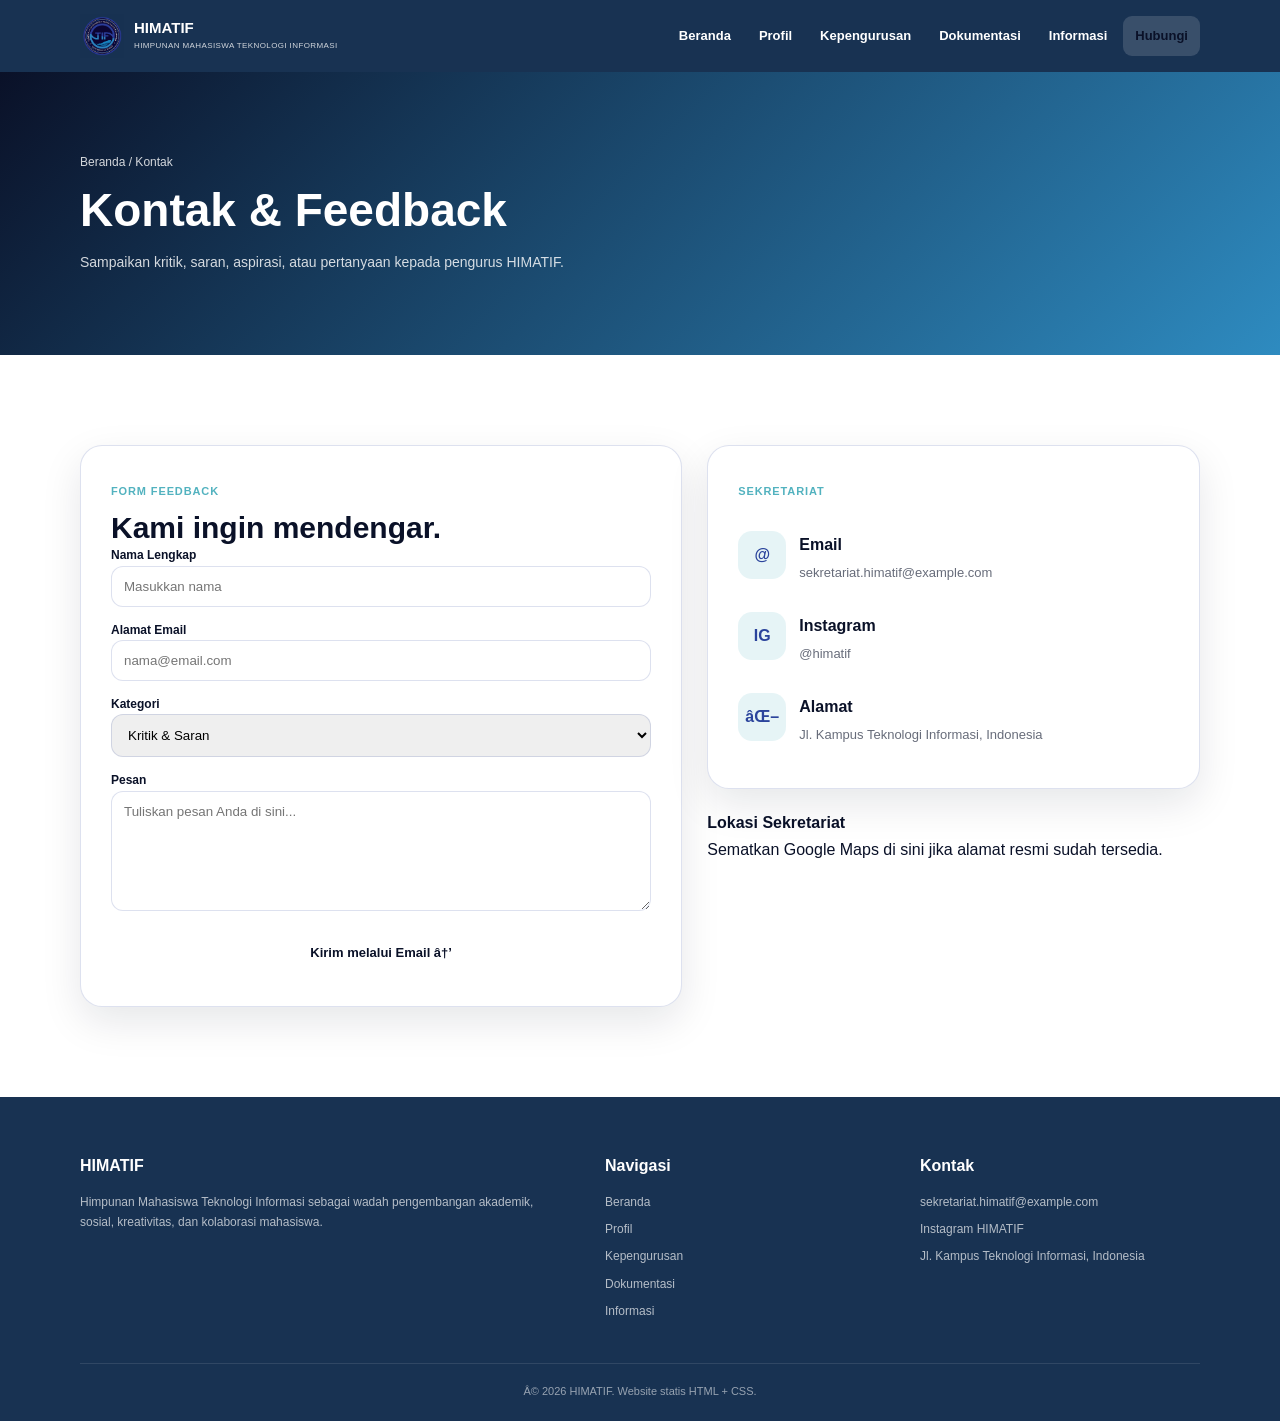
<file: kontak.html>
﻿<!doctype html>
<html lang="id">

<head>
    <meta charset="utf-8">
    <meta name="viewport" content="width=device-width, initial-scale=1">
    <title>Kontak â€” HIMATIF</title>
    <link rel="stylesheet" href="style.css">
</head>

<body>

    <header class="site-header">
        <div class="container nav">

            <a class="brand" href="index.html">
            <img src="assets/gambar/14_LOGO_HIMATIF.png" alt="" class="logo">

            <span>
                <strong>HIMATIF</strong>
                <small>HIMPUNAN MAHASISWA TEKNOLOGI INFORMASI</small>
            </span>
        </a>

            <nav class="nav-links">
                <a href="index.html">Beranda</a>
                <a href="profil.html">Profil</a>
                <a href="kepengurusan.html">Kepengurusan</a>
                <a href="dokumentasi.html">Dokumentasi</a>
                <a href="informasi.html">Informasi</a>
                <a class="contact active" href="kontak.html">Hubungi</a>
            </nav>

            <span class="mobile-note">HIMATIF</span>

        </div>
    </header>


    <section class="page-hero">
        <div class="container">

            <div class="breadcrumbs">
                Beranda / Kontak
            </div>

            <h1 class="title">
                Kontak & Feedback
            </h1>

            <p class="lead">
                Sampaikan kritik, saran, aspirasi, atau pertanyaan kepada pengurus HIMATIF.
            </p>

        </div>
    </section>


    <section class="section">
        <div class="container contact-grid">

            <div class="contact-box">

                <span class="eyebrow">
                    Form Feedback
                </span>

                <h2 class="title" style="font-size: 30px;">
                    Kami ingin mendengar.
                </h2>


                <div class="fake-form">

                    <label>
                        Nama Lengkap
                        <input
                            type="text"
                            placeholder="Masukkan nama"
                        >
                    </label>


                    <label>
                        Alamat Email
                        <input
                            type="email"
                            placeholder="nama@email.com"
                        >
                    </label>


                    <label>
                        Kategori

                        <select
                            style="width: 100%; border: 1px solid var(--line); border-radius: 12px; padding: 12px;"
                        >
                            <option>Kritik & Saran</option>
                            <option>Aspirasi Mahasiswa</option>
                            <option>Kemitraan & Sponsor</option>
                            <option>Pertanyaan Umum</option>
                        </select>
                    </label>


                    <label>
                        Pesan

                        <textarea
                            placeholder="Tuliskan pesan Anda di sini..."
                        ></textarea>
                    </label>


                    <a
                        class="btn"
                        href="mailto:sekretariat.himatif@example.com?subject=Feedback%20HIMATIF"
                    >
                        Kirim melalui Email â†’
                    </a>

                </div>

            </div>


            <div>

                <div class="contact-box">

                    <span class="eyebrow">
                        Sekretariat
                    </span>


                    <div class="contact-list">

                        <div class="contact-item">
                            <div class="info-icon">@</div>

                            <div>
                                <b>Email</b>
                                <span>
                                    sekretariat.himatif@example.com
                                </span>
                            </div>
                        </div>


                        <div class="contact-item">
                            <div class="info-icon">IG</div>

                            <div>
                                <b>Instagram</b>
                                <span>
                                    @himatif
                                </span>
                            </div>
                        </div>


                        <div class="contact-item">
                            <div class="info-icon">âŒ–</div>

                            <div>
                                <b>Alamat</b>
                                <span>
                                    Jl. Kampus Teknologi Informasi, Indonesia
                                </span>
                            </div>
                        </div>

                    </div>

                </div>


                <div
                    class="map"
                    style="margin-top: 20px;"
                >
                    <div>
                        <strong>Lokasi Sekretariat</strong>
                        <br>
                        Sematkan Google Maps di sini jika alamat resmi sudah tersedia.
                    </div>
                </div>

            </div>

        </div>
    </section>


    <footer class="site-footer">
        <div class="container footer-grid">

            <div>
                <div class="footer-title">
                    HIMATIF
                </div>

                <p>
                    Himpunan Mahasiswa Teknologi Informasi sebagai wadah
                    pengembangan akademik, sosial, kreativitas, dan kolaborasi mahasiswa.
                </p>
            </div>


            <div>
                <div class="footer-title">
                    Navigasi
                </div>

                <a href="index.html">Beranda</a>
                <a href="profil.html">Profil</a>
                <a href="kepengurusan.html">Kepengurusan</a>
                <a href="dokumentasi.html">Dokumentasi</a>
                <a href="informasi.html">Informasi</a>
            </div>


            <div>
                <div class="footer-title">
                    Kontak
                </div>

                <a href="mailto:sekretariat.himatif@example.com">
                    sekretariat.himatif@example.com
                </a>

                <a href="https://instagram.com" target="_blank">
                    Instagram HIMATIF
                </a>

                <p>
                    Jl. Kampus Teknologi Informasi, Indonesia
                </p>
            </div>

        </div>


        <div class="container footer-bottom">
            Â© 2026 HIMATIF. Website statis HTML + CSS.
        </div>
    </footer>

</body>
</html>
</file>
<file: style.css>
/* =====================================================
   SELF-HOSTED FONT — Plus Jakarta Sans
   File woff2 disimpan di assets/fonts/
   Tidak ada request ke Google setiap ganti halaman.
   ===================================================== */

@font-face {
    font-family: 'Plus Jakarta Sans';
    src: url('assets/fonts/PlusJakartaSans-400.woff2') format('woff2');
    font-weight: 400;
    font-style: normal;
    font-display: block;
}

@font-face {
    font-family: 'Plus Jakarta Sans';
    src: url('assets/fonts/PlusJakartaSans-500.woff2') format('woff2');
    font-weight: 500;
    font-style: normal;
    font-display: block;
}

@font-face {
    font-family: 'Plus Jakarta Sans';
    src: url('assets/fonts/PlusJakartaSans-600.woff2') format('woff2');
    font-weight: 600;
    font-style: normal;
    font-display: block;
}

@font-face {
    font-family: 'Plus Jakarta Sans';
    src: url('assets/fonts/PlusJakartaSans-700.woff2') format('woff2');
    font-weight: 700;
    font-style: normal;
    font-display: block;
}

@font-face {
    font-family: 'Plus Jakarta Sans';
    src: url('assets/fonts/PlusJakartaSans-800.woff2') format('woff2');
    font-weight: 800;
    font-style: normal;
    font-display: block;
}

:root {
    --navy: #2a324d;
    --blue: #2B449C;
    --blue-light: #2E8BC0;
    --cyan: #52B2BF;
    --text: #0A1128;
    --muted: rgba(10,17,40,.62);
    --bg: #FFFFFF;
    --white: #FFFFFF;
    --line: rgba(43,68,156,.16);
    --shadow: 0 15px 40px rgba(10,17,40,.10);
}

* {
    margin: 0;
    padding: 0;
    box-sizing: border-box;
}

body {
    font-family: 'helvetica', system-ui, -apple-system, 'Segoe UI', sans-serif;
    background: var(--bg);
    color: var(--text);
    line-height: 1.7;
    letter-spacing: 0px;
}

img {
    width: 100%;
    display: block;
    object-fit: cover;
}

a {
    text-decoration: none;
    color: inherit;
}

button,
input,
textarea {
    font-family: inherit;
}

.container {
    width: min(1120px, calc(100% - 40px));
    margin: auto;
}

/* =========================
   HEADER
========================= */

.site-header {
    position: sticky;
    top: 0;
    z-index: 50;
    background: #183252;
    backdrop-filter: blur(12px);
    color: white;
}

.nav {
    min-height: 72px;
    display: flex;
    align-items: center;
    justify-content: space-between;
    gap: 25px;
}

.brand {
    display: flex;
    align-items: center;
    gap: 10px;
    
    
}
.logo {
    width: 44px;
    height: 44px;
    object-fit: contain;
    flex-shrink: 0;
}


.brand strong {
    display: block;
    font-size: 15px;
    line-height: 1;
}

.brand small {
    display: block;
    margin-top: 4px;
    font-size: 8px;
    letter-spacing: .05em;
    opacity: .8;
}

.nav-links {
    display: flex;
    align-items: center;
    gap: 4px;
}

.nav-links a {
    color: #FFFFFF;
    font-size: 13px;
    font-weight: 600;
    padding: 9px 12px;
    border-radius: 9px;
    transition: .2s;
}

.nav-links a:hover,
.nav-links a.active {
    background: rgba(255,255,255,.14);
}

.nav-links .contact {
    background: var(--cyan);
    color: #0A1128;
}

.mobile-note {
    display: none;
}

/* =========================
   BUTTON
========================= */

.btn {
    display: inline-flex;
    align-items: center;
    justify-content: center;
    padding: 12px 18px;
    border-radius: 11px;
    font-size: 13px;
    font-weight: 700;
    transition: .25s;
}

.btn:hover {
    transform: translateY(-2px);
}

.btn.light {
    background: white;
    color: var(--blue);
}

.btn.ghost {
    color: white;
    border: 1px solid rgba(255,255,255,.4);
}

/* =========================
   HERO (gaya index-1)
========================= */

.hero {
    --h-blue: #3b3c7e;
    --h-deep: #2E8BC0;
    --h-amber: #0A1128;
    position: relative;
    overflow: hidden;
    color: #fff;
    background: linear-gradient(
        135deg,
        #0A1128,
        #2E8BC0
    );
    padding: clamp(2rem, 5vw, 3.25rem) 0 clamp(2.25rem, 5vw, 3.75rem);
}

.hero-grid {
    position: absolute;
    inset: 0;
    background-image:
        linear-gradient(rgba(255,255,255,.08) 1px, transparent 1px),
        linear-gradient(90deg, rgba(255,255,255,.08) 1px, transparent 1px);
    background-size: 56px 56px;
    -webkit-mask-image: linear-gradient(105deg, #000 20%, transparent 75%);
    mask-image: linear-gradient(105deg, #000 20%, transparent 75%);
}

.hero-inner {
    position: relative;
    z-index: 2;
    display: grid;
    grid-template-columns: 1.1fr .9fr;
    gap: clamp(1.5rem, 4vw, 3rem);
    align-items: center;
}

/* aturan umum .eyebrow & .gradient-text tetap dipakai section lain */
.eyebrow {
    display: inline-block;
    margin-bottom: 10px;
    color: var(--cyan);
    font-size: 11px;
    font-weight: 800;
    letter-spacing: .08em;
    text-transform: uppercase;
}

.gradient-text {
    color: var(--cyan);
}

.hero .eyebrow {
    margin-bottom: .75rem;
    padding: .25rem .8rem;
    border: 1px solid rgba(255,255,255,.35);
    border-radius: 999px;
    color: #fff;
    font-size: .9rem;
    font-weight: 500;
    letter-spacing: 0;
    text-transform: none;
}

.hero h1 {
    max-width: none;
    margin-bottom: 1rem;
    font-size: clamp(2.4rem, 5.5vw, 4.25rem);
    line-height: .95;
    font-weight: 800;
    letter-spacing: -.035em;
}

.hero p {
    max-width: 32rem;
    margin: 0 0 1.5rem;
    color: rgba(255,255,255,.85);
    font-size: 1.02rem;
    line-height: 1.55;
}

.hero-actions {
    display: flex;
    flex-wrap: wrap;
    gap: .75rem;
}

.hero .btn {
    padding: .7rem 1.35rem;
    border-radius: 999px;
    font-size: .95rem;
}

.hero .btn.light {
    background: var(--h-amber);
    color: #bfc5ff;
}

.hero .btn.ghost {
    border: 2px solid rgba(255,255,255,.5);
    color: #fff;
}

.hero .btn.ghost:hover {
    background: #fff;
    color: var(--h-blue);
}

.hero .btn:focus-visible,
.hero-track:focus-visible {
    outline: 3px solid var(--h-amber);
    outline-offset: 3px;
}

/* Galeri Hero Carousel (100% Pure CSS) */

.hero-visual {
    position: relative;
    width: 100%;
}

.hero-visual::before {
    content: "";
    position: absolute;
    right: -12px;
    bottom: -12px;
    width: 75%;
    height: 75%;
    border-radius: 28px;
    background: var(--h-amber);
    z-index: 0;
    pointer-events: none;
}

/* Radio button tersembunyi untuk kontrol CSS */
.hero-radio {
    position: absolute;
    opacity: 0;
    pointer-events: none;
    width: 0;
    height: 0;
    margin: 0;
}

.hero-carousel-card {
    position: relative;
    z-index: 1;
    border-radius: 26px;
    overflow: hidden;
    background: #0A1128;
    box-shadow: 0 30px 60px -20px rgba(10, 12, 80, 0.65), 0 0 0 1px rgba(255, 255, 255, 0.12);
}

.hero-track-container {
    position: relative;
    width: 100%;
    overflow: hidden;
}

.hero-track {
    display: flex;
    width: 100%;
    transition: transform 0.65s cubic-bezier(0.22, 1, 0.36, 1);
    will-change: transform;
}

/* Keyframes Autoplay Mulus Tanpa Akhir (Seamless Infinite Loop) */
@keyframes heroAutoplay {
    0%, 28% {
        transform: translateX(0);
    }
    33.3%, 61.3% {
        transform: translateX(-100%);
    }
    66.6%, 94.6% {
        transform: translateX(-200%);
    }
    100% {
        transform: translateX(-300%);
    }
}

/* Autoplay aktif saat radio auto dicentang */
.hero-visual:has(#hero-slide-auto:checked) .hero-track {
    animation: heroAutoplay 14s infinite cubic-bezier(0.25, 1, 0.5, 1);
}

/* Jeda autoplay saat kursor mouse di atas kartu */
.hero-visual:has(#hero-slide-auto:checked):hover .hero-track {
    animation-play-state: paused;
}

/* Navigasi manual saat salah satu radio diklik */
.hero-visual:has(#hero-slide-1:checked) .hero-track {
    animation: none;
    transform: translateX(0);
}

.hero-visual:has(#hero-slide-2:checked) .hero-track {
    animation: none;
    transform: translateX(-100%);
}

.hero-visual:has(#hero-slide-3:checked) .hero-track {
    animation: none;
    transform: translateX(-200%);
}

.hero-slide {
    position: relative;
    flex: 0 0 100%;
    min-width: 100%;
    aspect-ratio: 16 / 10;
    background: var(--h-deep);
    overflow: hidden;
}

.hero-slide img {
    width: 100%;
    height: 100%;
    object-fit: cover;
    display: block;
}

.hero .caption {
    position: absolute;
    inset: auto 0 0 0;
    display: flex;
    flex-direction: column;
    padding: 3.5rem 130px 1.35rem 1.5rem;
    background: linear-gradient(
        to top,
        rgba(10, 12, 60, 0.94) 0%,
        rgba(10, 12, 60, 0.65) 55%,
        transparent 100%
    );
    pointer-events: none;
    z-index: 2;
}

.caption strong {
    font-size: 1.15rem;
    font-weight: 700;
    color: #FFFFFF;
    line-height: 1.25;
}

.caption span {
    color: rgba(255, 255, 255, 0.85);
    font-size: 0.9rem;
    margin-top: 4px;
}

/* Navigasi Bawah Carousel Pengganti Scrollbar: <  [dots]  > */

.hero-carousel-nav {
    position: absolute;
    bottom: 14px;
    right: 14px;
    z-index: 10;
    display: inline-flex;
    align-items: center;
    gap: 8px;
    padding: 5px 8px;
    background: rgba(10, 17, 40, 0.78);
    backdrop-filter: blur(12px);
    -webkit-backdrop-filter: blur(12px);
    border: 1px solid rgba(255, 255, 255, 0.22);
    border-radius: 999px;
    box-shadow: 0 8px 24px rgba(0, 0, 0, 0.4);
}

.carousel-arrow-group {
    display: flex;
    align-items: center;
}

.carousel-nav-btn {
    width: 32px;
    height: 32px;
    border-radius: 50%;
    border: 1px solid rgba(255, 255, 255, 0.35);
    background: rgba(255, 255, 255, 0.12);
    color: #FFFFFF;
    font-size: 16px;
    font-weight: 700;
    font-family: inherit;
    display: none;
    place-items: center;
    cursor: pointer;
    line-height: 1;
    user-select: none;
    -webkit-user-select: none;
    transition: all 0.2s ease;
}

.carousel-nav-btn:hover {
    background: var(--cyan);
    border-color: var(--cyan);
    color: #0A1128;
    transform: scale(1.1);
}

.carousel-nav-btn:active {
    transform: scale(0.95);
}

/* Tombol panah dinamis sesuai slide yang sedang aktif */
.hero-visual:has(#hero-slide-auto:checked) .prev-btn.to-3,
.hero-visual:has(#hero-slide-auto:checked) .next-btn.to-2,
.hero-visual:has(#hero-slide-1:checked) .prev-btn.to-3,
.hero-visual:has(#hero-slide-1:checked) .next-btn.to-2 {
    display: grid;
}

.hero-visual:has(#hero-slide-2:checked) .prev-btn.to-1,
.hero-visual:has(#hero-slide-2:checked) .next-btn.to-3 {
    display: grid;
}

.hero-visual:has(#hero-slide-3:checked) .prev-btn.to-2,
.hero-visual:has(#hero-slide-3:checked) .next-btn.to-1 {
    display: grid;
}

.carousel-indicators {
    display: flex;
    align-items: center;
    gap: 6px;
    padding: 0 4px;
}

.carousel-dot {
    display: block;
    width: 8px;
    height: 8px;
    border-radius: 50%;
    border: none;
    background: rgba(255, 255, 255, 0.38);
    cursor: pointer;
    transition: all 0.3s cubic-bezier(0.22, 1, 0.36, 1);
    padding: 0;
}

.carousel-dot:hover {
    background: rgba(255, 255, 255, 0.75);
}

/* Indikator aktif saat navigasi manual */
.hero-visual:has(#hero-slide-1:checked) .dot-1 {
    width: 22px;
    border-radius: 999px;
    background: var(--cyan);
}

.hero-visual:has(#hero-slide-2:checked) .dot-2 {
    width: 22px;
    border-radius: 999px;
    background: var(--cyan);
}

.hero-visual:has(#hero-slide-3:checked) .dot-3 {
    width: 22px;
    border-radius: 999px;
    background: var(--cyan);
}

/* Animasi titik saat autoplay */
@keyframes dotActive1 {
    0%, 28% { width: 22px; border-radius: 999px; background: var(--cyan); }
    33.3%, 100% { width: 8px; border-radius: 50%; background: rgba(255, 255, 255, 0.38); }
}

@keyframes dotActive2 {
    0%, 28% { width: 8px; border-radius: 50%; background: rgba(255, 255, 255, 0.38); }
    33.3%, 61.3% { width: 22px; border-radius: 999px; background: var(--cyan); }
    66.6%, 100% { width: 8px; border-radius: 50%; background: rgba(255, 255, 255, 0.38); }
}

@keyframes dotActive3 {
    0%, 61.3% { width: 8px; border-radius: 50%; background: rgba(255, 255, 255, 0.38); }
    66.6%, 94.6% { width: 22px; border-radius: 999px; background: var(--cyan); }
    100% { width: 8px; border-radius: 50%; background: rgba(255, 255, 255, 0.38); }
}

.hero-visual:has(#hero-slide-auto:checked) .dot-1 {
    animation: dotActive1 14s infinite cubic-bezier(0.25, 1, 0.5, 1);
}

.hero-visual:has(#hero-slide-auto:checked) .dot-2 {
    animation: dotActive2 14s infinite cubic-bezier(0.25, 1, 0.5, 1);
}

.hero-visual:has(#hero-slide-auto:checked) .dot-3 {
    animation: dotActive3 14s infinite cubic-bezier(0.25, 1, 0.5, 1);
}

.hero-visual:has(#hero-slide-auto:checked):hover .carousel-dot {
    animation-play-state: paused;
}

@keyframes heroRise {
    from { opacity: 0; transform: translateY(24px); }
    to   { opacity: 1; transform: none; }
}

.hero-inner > div:first-child > * {
    animation: heroRise .7s cubic-bezier(.2,.7,.2,1) both;
}

.hero-inner > div:first-child > *:nth-child(2) { animation-delay: .1s; }
.hero-inner > div:first-child > *:nth-child(3) { animation-delay: .2s; }
.hero-inner > div:first-child > *:nth-child(4) { animation-delay: .3s; }

@media (max-width: 900px) {
    .hero-visual { margin-right: 14px; }
}

@media (prefers-reduced-motion: reduce) {
    .hero * { animation: none !important; transition: none !important; }
}

/* =========================
   SECTION
========================= */

.section {
    padding: 90px 0;
}

.section.alt {
    background: rgba(82,178,191,.10);
}

.section-head {
    max-width: 720px;
    margin: 0 auto 40px;
    text-align: center;
}

.title {
    font-size: clamp(30px, 4vw, 46px);
    line-height: 1.15;
    font-weight: 800;
}

.lead {
    margin-top: 14px;
    color: var(--muted);
    font-size: 14px;
}

/* =========================
   CARD
========================= */

.cards {
    display: grid;
    grid-template-columns: repeat(3, 1fr);
    gap: 22px;
}

.card {
    overflow: hidden;
    background: white;
    border: 1px solid var(--line);
    border-radius: 18px;
    box-shadow: 0 8px 25px rgba(10,17,40,.06);
    transition: .25s;
}

.card:hover {
    transform: translateY(-6px);
    box-shadow: var(--shadow);
}

.card-img {
    height: 490px;
}

.card-body {
    padding: 20px;
}

.card-body h3 {
    margin-bottom: 8px;
    font-size: 18px;
}

.card-body p {
    color: var(--muted);
    font-size: 13px;
}

.meta {
    display: flex;
    gap: 8px;
    flex-wrap: wrap;
    margin-bottom: 9px;

    color: #2E8BC0;
    font-size: 11px;
    font-weight: 800;
}

.meta span {
    padding: 4px 8px;
    border-radius: 999px;
    background: rgba(82,178,191,.14);
}

.link {
    display: inline-flex;
    margin-top: 14px;
    color: #2B449C;
    font-size: 13px;
    font-weight: 800;
}

/* =========================
   SPLIT SECTION
========================= */

.split {
    display: grid;
    grid-template-columns: 1fr 1fr;
    gap: 50px;
    align-items: center;
}

.visual-card {
    overflow: hidden;
    border: 8px solid white;
    border-radius: 26px;
    box-shadow: var(--shadow);
}

.check-list {
    list-style: none;
    display: grid;
    gap: 14px;
    margin-top: 22px;
}

.check-list li {
    display: flex;
    gap: 12px;
    align-items: flex-start;
    color: var(--muted);
}

.check {
    flex: none;
    width: 28px;
    height: 28px;
    display: grid;
    place-items: center;
    border-radius: 50%;
    background: rgba(82,178,191,.16);
    color: #2E8BC0;
    font-weight: 900;
}

/* =========================
   PAGE HERO
========================= */

.page-hero {
    padding: 80px 0;
    color: white;
    background: linear-gradient(
        135deg,
        #0A1128,
        #2E8BC0
    );
}

.page-hero .lead {
    color: rgba(255,255,255,.82);
}

.breadcrumbs {
    margin-bottom: 12px;
    color: rgba(255,255,255,.82);
    font-size: 12px;
}

.quote {
    margin-top: 25px;
    padding: 25px;
    border-left: 4px solid var(--cyan);
    border-radius: 0 18px 18px 0;
    background: rgba(82,178,191,.08);
    color: rgba(10,17,40,.72);
}

/* =========================
   ORGANIZATION
========================= */

.org-chart {
    display: grid;
    gap: 18px;
    justify-items: center;
}

.org-node {
    padding: 16px 28px;
    border: 1px solid rgba(43,68,156,.28);
    border-radius: 16px;
    background: white;
    box-shadow: 0 8px 24px rgba(10,17,40,.08);
    text-align: center;
}

.org-node strong {
    display: block;
    color: #2B449C;
}

.org-node small {
    color: var(--muted);
}

.org-row {
    display: flex;
    justify-content: center;
    flex-wrap: wrap;
    gap: 16px;
}

.connector {
    width: 2px;
    height: 30px;
    background: #52B2BF;
}

/* =========================
   TEAM FLIP CARD
========================= */

.team-grid {
    display: grid;
    grid-template-columns: repeat(4, 1fr);
    gap: 20px;
}

.team-card {
    height: 390px;
    perspective: 1000px;

    /* CUSTOM WARNA PER KARTU */
    --team-top: #0A1128;
    --team-bottom: #2B449C;
}

.team-inner {
    width: 100%;
    height: 100%;
    position: relative;

    transition: transform .7s;
    transform-style: preserve-3d;
}

.team-card:hover .team-inner {
    transform: rotateY(180deg);
}

.team-face {
    position: absolute;
    inset: 0;

    overflow: hidden;

    border: 1px solid var(--line);
    border-radius: 20px;
    background: white;
    box-shadow: var(--shadow);

    backface-visibility: hidden;
}

.team-front img {
    height: 100%;
}

/* =========================
   TEAM FRONT LABEL
========================= */

.team-label {
    position: absolute;
    left: 14px;
    right: 14px;
    bottom: 14px;

    padding: 50px 15px 15px;

    border-radius: 15px;
    color: white;

    background:
        linear-gradient(
            transparent,
            rgba(10,17,40,.9)
        );
}

.team-label strong {
    display: block;
    font-size: 18px;
}

.team-label span {
    color: #52B2BF;
    font-size: 12px;
}

/* =========================
   TEAM BACK — DASAR
========================= */

.team-back {
    padding: 0;
    display: grid;
    grid-template-rows: 34% 66%;
    background: #ffffff;
    transform: rotateY(180deg);
}

/* =========================
   PENGURUS
========================= */

.pengurus-card .team-back-top {
    display: flex;
    flex-direction: column;
    justify-content: center;
    align-items: center;

    padding: 20px;

    text-align: center;
    background: #2B449C;
}

.pengurus-card .team-back-top h3 {
    margin: 0;

    color: #f1f1f1;
    font-size: 22px;
    line-height: 1.2;
}

.pengurus-card .team-back-top .role {
    margin-top: 8px;

    padding: 5px 12px;

    border-radius: 999px;

    background: rgba(255,255,255,.12);
    color: #ffffff;

    font-size: 10px;
    font-weight: 800;
    letter-spacing: .08em;
    text-transform: uppercase;
}

.pengurus-card .team-back-bottom {
    padding: 22px 24px;

    background: #ffffff;
}

.pengurus-card .team-back-bottom::before {
    content: "TENTANG PERAN";

    display: block;
    margin-bottom: 8px;

    color: #2B449C;
    font-size: 10px;
    font-weight: 900;
    letter-spacing: .12em;
}

.pengurus-card .team-back-bottom p {
    margin: 0;

    color: rgba(10,17,40,.72);
    font-size: 12px;
    line-height: 1.65;
}

.pengurus-card .team-back-bottom ul {
    margin: 14px 0 0 16px;

    color: #0A1128;
    font-size: 11px;
    line-height: 1.6;
}

.pengurus-card .team-back-bottom li {
    margin-bottom: 5px;
}

/* =========================
   DIVISI
========================= */

.divisi-team-card .team-back {
    grid-template-rows: 38% 62%;
    
}

.divisi-team-card .team-back-top {
    display: flex;
    flex-direction: column;
    justify-content: center;
    align-items: center;
    border-radius: 20px 20px 0 0;
    padding: 20px;

    text-align: center;
    background: linear-gradient(145deg, #2B449C, #183252);
}

.divisi-team-card .team-back-top .role {
    order: 1;

    margin: 0 0 7px;

    color: #52B2BF;

    font-size: 10px;
    font-weight: 900;
    letter-spacing: .15em;
    text-transform: uppercase;
}

.divisi-team-card .team-back-top h3 {
    order: 2;

    margin: 0;

    color: #ffffff;

    font-size: 30px;
    font-weight: 900;
    line-height: 1;
}

.divisi-team-card .team-back-bottom {
    padding: 20px 23px;
    border-radius: 0 0 20px 20px;
    background: #f7f9ff;
}

.divisi-team-card .team-back-bottom::before {
    content: "TENTANG DIVISI";

    display: block;
    margin-bottom: 8px;

    color: #2B449C;
    font-size: 10px;
    font-weight: 900;
    letter-spacing: .12em;
}

.divisi-team-card .team-back-bottom p {
    margin: 0;

    color: rgba(10,17,40,.72);
    font-size: 12px;
    line-height: 1.65;
}

.divisi-team-card .team-back-bottom ul {
    margin: 13px 0 0 16px;

    color: #0A1128;
    font-size: 11px;
    line-height: 1.6;
}

.divisi-team-card .team-back-bottom li {
    margin-bottom: 5px;
}

/* =========================
   DIVISI & ANGGOTA (CAROUSEL PURE CSS)
========================= */

.divisi-grid {
    display: grid;
    grid-template-columns: repeat(2, 1fr);
    gap: 28px;
}

.divisi-card {
    position: relative;
    background: #FFFFFF;
    border-radius: 24px;
    overflow: hidden;
    border: 1px solid var(--line);
    box-shadow: 0 10px 30px rgba(10, 17, 40, 0.08);
    transition: transform 0.25s ease, box-shadow 0.25s ease;
    display: flex;
    flex-direction: column;
}

.divisi-card:hover {
    transform: translateY(-4px);
    box-shadow: 0 18px 45px rgba(10, 17, 40, 0.12);
}

.divisi-radio {
    position: absolute;
    opacity: 0;
    pointer-events: none;
    width: 0;
    height: 0;
    margin: 0;
}

.divisi-header {
    background: #0A1128;
    padding: 22px 24px;
    display: flex;
    justify-content: space-between;
    align-items: flex-start;
    gap: 16px;
}

.divisi-tag {
    display: block;
    font-size: 11px;
    font-weight: 800;
    letter-spacing: 0.08em;
    color: var(--cyan);
    text-transform: uppercase;
    margin-bottom: 4px;
}

.divisi-name {
    font-size: 26px;
    font-weight: 800;
    color: #FFFFFF;
    line-height: 1.2;
    margin: 0 0 4px;
}

.divisi-desc {
    font-size: 12px;
    color: rgba(255, 255, 255, 0.72);
    margin: 0;
    line-height: 1.4;
}

.divisi-count {
    flex-shrink: 0;
    font-size: 11px;
    font-weight: 700;
    color: #FFFFFF;
    background: rgba(255, 255, 255, 0.12);
    border: 1px solid rgba(255, 255, 255, 0.2);
    padding: 6px 14px;
    border-radius: 999px;
    white-space: nowrap;
}

.divisi-body {
    display: flex;
    flex: 1;
    min-height: 220px;
    background: #FFFFFF;
}

.divisi-badge-block {
    position: relative;
    width: 145px;
    flex-shrink: 0;
    background: linear-gradient(180deg, #2B449C 0%, #2E8BC0 55%, #52B2BF 100%);
    overflow: hidden;
}

.divisi-photo-layer {
    position: absolute;
    inset: 0;
    opacity: 0;
    visibility: hidden;
    transform: scale(1.06);
    transition: opacity 0.4s ease, transform 0.4s ease, visibility 0.4s;
}

.divisi-photo-layer img {
    width: 100%;
    height: 100%;
    object-fit: cover;
    display: block;
}

/* Overlay gradien halus agar teks nomor anggota tetap terbaca jelas */
.divisi-photo-layer::after {
    content: "";
    position: absolute;
    inset: 0;
    background: linear-gradient(
        180deg,
        rgba(10, 17, 40, 0.25) 0%,
        rgba(43, 68, 156, 0.45) 80%,
        rgba(10, 17, 40, 0.85) 150%
    );
    transition: background 0.3s ease;
}

.divisi-card:hover .divisi-photo-layer::after {
    background: linear-gradient(
        180deg,
        rgba(10, 17, 40, 0.15) 0%,
        rgba(43, 68, 156, 0.35) 100%,
        rgba(10, 17, 40, 0.75) 200%
    );
}

.divisi-photo-layer .badge-num {
    position: absolute;
    inset: 0;
    display: flex;
    align-items: center;
    justify-content: center;
    color: #FFFFFF;
    font-size: 16px;
    font-weight: 800;
    letter-spacing: 0.05em;
    text-align: center;
    padding: 10px;
    z-index: 2;
    text-shadow: 0 2px 10px rgba(0, 0, 0, 0.85);
}

.divisi-content-area {
    flex: 1;
    padding: 24px 26px;
    display: flex;
    flex-direction: column;
    justify-content: space-between;
    overflow: hidden;
}

.divisi-slides-track {
    position: relative;
    width: 100%;
    min-height: 125px;
}

.divisi-member-slide {
    position: absolute;
    inset: 0;
    opacity: 0;
    visibility: hidden;
    transform: translateX(18px);
    transition: opacity 0.35s ease, transform 0.35s ease, visibility 0.35s;
    display: flex;
    flex-direction: column;
    justify-content: flex-start;
}

.member-category {
    display: block;
    font-size: 11px;
    font-weight: 800;
    color: #2E8BC0;
    letter-spacing: 0.08em;
    text-transform: uppercase;
    margin-bottom: 6px;
}

.member-name {
    font-size: 22px;
    font-weight: 800;
    color: #0A1128;
    margin: 0 0 8px;
    line-height: 1.25;
}

.member-desc {
    font-size: 13px;
    color: var(--muted);
    line-height: 1.6;
    margin: 0;
}

.divisi-nav {
    display: flex;
    align-items: center;
    gap: 8px;
    margin-top: 20px;

    /* Jangan turun ke baris berikutnya */
    flex-wrap: nowrap;

    /* Bisa digeser kiri-kanan */
    overflow-x: auto;
    overflow-y: hidden;

    /* Supaya scrollbar tidak mengambil banyak ruang */
    scrollbar-width: thin;
    -webkit-overflow-scrolling: touch;

    /* Jarak aman saat tombol digeser */
    padding: 4px 2px 8px;

    /* Tombol tidak memengaruhi lebar card */
    min-width: 0;
}

.divisi-nav-btn {
    flex: 0 0 auto;

    min-width: 44px;
    height: 34px;

    padding: 4px 12px;

    display: inline-flex;
    align-items: center;
    justify-content: center;

    border-radius: 999px;
    background: #F1F5F9;
    border: 1px solid rgba(43, 68, 156, 0.18);

    color: #0A1128;
    font-size: 11px;
    font-weight: 800;

    cursor: pointer;
    user-select: none;

    transition:
        background .2s ease,
        color .2s ease,
        border-color .2s ease,
        transform .2s ease;
}

.divisi-nav-btn:hover {
    border-color: #2B449C;
    background: rgba(82, 178, 191, 0.15);
    transform: translateY(-1px);
}
.divisi-nav::-webkit-scrollbar {
    height: 0;
}

.divisi-nav {
    scrollbar-width: none;
}
/* Interaktivitas Pure CSS :checked */
.divisi-card:has(.divisi-radio:nth-of-type(1):checked) .photo-1 {
    opacity: 1;
    visibility: visible;
    transform: scale(1);
}
.divisi-card:has(.divisi-radio:nth-of-type(1):checked) .slide-1 {
    opacity: 1;
    visibility: visible;
    transform: translateX(0);
}
.divisi-card:has(.divisi-radio:nth-of-type(1):checked) .btn-1 {
    background: #183252;
    border-color: #183252;
    color: #FFFFFF;
    box-shadow: 0 3px 10px rgba(24, 50, 82, 0.3);
}

.divisi-card:has(.divisi-radio:nth-of-type(2):checked) .photo-2 {
    opacity: 1;
    visibility: visible;
    transform: scale(1);
}
.divisi-card:has(.divisi-radio:nth-of-type(2):checked) .slide-2 {
    opacity: 1;
    visibility: visible;
    transform: translateX(0);
}
.divisi-card:has(.divisi-radio:nth-of-type(2):checked) .btn-2 {
    background: #183252;
    border-color: #183252;
    color: #FFFFFF;
    box-shadow: 0 3px 10px rgba(24, 50, 82, 0.3);
}

.divisi-card:has(.divisi-radio:nth-of-type(3):checked) .photo-3 {
    opacity: 1;
    visibility: visible;
    transform: scale(1);
}
.divisi-card:has(.divisi-radio:nth-of-type(3):checked) .slide-3 {
    opacity: 1;
    visibility: visible;
    transform: translateX(0);
}
.divisi-card:has(.divisi-radio:nth-of-type(3):checked) .btn-3 {
    background: #183252;
    border-color: #183252;
    color: #FFFFFF;
    box-shadow: 0 3px 10px rgba(24, 50, 82, 0.3);
}
.divisi-card:has(.divisi-radio:nth-of-type(4):checked) .photo-4 {
    opacity: 1;
    visibility: visible;
    transform: scale(1);
}
.divisi-card:has(.divisi-radio:nth-of-type(4):checked) .slide-4 {
    opacity: 1;
    visibility: visible;
    transform: translateX(0);
}
.divisi-card:has(.divisi-radio:nth-of-type(4):checked) .btn-4 {
    background: #183252;
    border-color: #183252;
    color: #FFFFFF;
    box-shadow: 0 3px 10px rgba(24, 50, 82, 0.3);
}
.divisi-card:has(.divisi-radio:nth-of-type(5):checked) .photo-5 {
    opacity: 1;
    visibility: visible;
    transform: scale(1);
}
.divisi-card:has(.divisi-radio:nth-of-type(5):checked) .slide-5 {
    opacity: 1;
    visibility: visible;
    transform: translateX(0);
}
.divisi-card:has(.divisi-radio:nth-of-type(5):checked) .btn-5 {
    background: #183252;
    border-color: #183252;
    color: #FFFFFF;
    box-shadow: 0 3px 10px rgba(24, 50, 82, 0.3);
}
.divisi-card:has(.divisi-radio:nth-of-type(6):checked) .photo-6 {
    opacity: 1;
    visibility: visible;
    transform: scale(1);
}
.divisi-card:has(.divisi-radio:nth-of-type(6):checked) .slide-6 {
    opacity: 1;
    visibility: visible;
    transform: translateX(0);
}
.divisi-card:has(.divisi-radio:nth-of-type(6):checked) .btn-6 {
    background: #183252;
    border-color: #183252;
    color: #FFFFFF;
    box-shadow: 0 3px 10px rgba(24, 50, 82, 0.3);
}
.divisi-card:has(.divisi-radio:nth-of-type(7):checked) .photo-7 {
    opacity: 1;
    visibility: visible;
    transform: scale(1);
}
.divisi-card:has(.divisi-radio:nth-of-type(7):checked) .slide-7 {
    opacity: 1;
    visibility: visible;
    transform: translateX(0);
}
.divisi-card:has(.divisi-radio:nth-of-type(7):checked) .btn-7 {
    background: #183252;
    border-color: #183252;
    color: #FFFFFF;
    box-shadow: 0 3px 10px rgba(24, 50, 82, 0.3);
}
.divisi-card:has(.divisi-radio:nth-of-type(8):checked) .photo-8 {
    opacity: 1;
    visibility: visible;
    transform: scale(1);
}
.divisi-card:has(.divisi-radio:nth-of-type(8):checked) .slide-8 {
    opacity: 1;
    visibility: visible;
    transform: translateX(0);
}
.divisi-card:has(.divisi-radio:nth-of-type(8):checked) .btn-8 {
    background: #183252;
    border-color: #183252;
    color: #FFFFFF;
    box-shadow: 0 3px 10px rgba(24, 50, 82, 0.3);
}
.divisi-card:has(.divisi-radio:nth-of-type(9):checked) .photo-9 {
    opacity: 1;
    visibility: visible;
    transform: scale(1);
}
.divisi-card:has(.divisi-radio:nth-of-type(9):checked) .slide-9 {
    opacity: 1;
    visibility: visible;
    transform: translateX(0);
}
.divisi-card:has(.divisi-radio:nth-of-type(9):checked) .btn-9 {
    background: #183252;
    border-color: #183252;
    color: #FFFFFF;
    box-shadow: 0 3px 10px rgba(24, 50, 82, 0.3);
}

/* =========================
   TABS
========================= */

.pill-tabs {
    display: flex;
    justify-content: center;
    flex-wrap: wrap;
    gap: 8px;
    margin-bottom: 28px;
}

.pill-tabs a {
    padding: 9px 16px;

    border: 1px solid var(--line);
    border-radius: 999px;

    background: white;
    color: rgba(10,17,40,.68);

    font-size: 12px;
    font-weight: 800;
}

.pill-tabs a:hover,
.pill-tabs a.active {
    border-color: var(--navy);
    background: var(--navy);
    color: white;
}

/* =========================
   DOCUMENTATION
========================= */

.gallery {
    display: grid;
    grid-template-columns: repeat(3, 1fr);
    gap: 20px;
}

.gallery-card {
    min-height: 300px;
    position: relative;
    overflow: hidden;

    border-radius: 20px;

    box-shadow: var(--shadow);
    cursor: pointer;
}

.gallery-card img {
    position: absolute;
    inset: 0;
    height: 100%;

    transition: .4s;
}

.gallery-card:hover img {
    transform: scale(1.06);
}

.gallery-card::after {
    content: "";
    position: absolute;
    inset: 30% 0 0;

    background:
        linear-gradient(
            transparent,
            rgba(10,17,40,.92)
        );
}

.gallery-info {
    position: absolute;
    z-index: 2;
    left: 20px;
    right: 20px;
    bottom: 18px;

    color: white;
}

.gallery-info h3 {
    font-size: 18px;
}

.gallery-info p {
    color: rgba(255,255,255,.82);
    font-size: 12px;
}

.tag {
    display: inline-block;

    margin-bottom: 8px;
    padding: 4px 9px;

    border-radius: 999px;

    background: var(--cyan);
    color: #0A1128;

    font-size: 10px;
    font-weight: 900;
}

/* =========================
   CSS MODAL
========================= */

.modal {
    position: fixed;
    inset: 0;
    z-index: 100;

    display: none;
    align-items: center;
    justify-content: center;

    padding: 20px;

    background: rgba(10,17,40,.88);
}

.modal:target {
    display: flex;
}

.modal-box {
    width: min(920px, 100%);
    max-height: 90vh;

    position: relative;
    overflow: auto;

    border-radius: 24px;
    background: white;

    box-shadow: 0 30px 90px rgba(10,17,40,.35);
}

.modal-close {
    position: absolute;
    z-index: 5;
    top: 12px;
    right: 15px;

    width: 38px;
    height: 38px;

    display: grid;
    place-items: center;

    border: 1px solid var(--line);
    border-radius: 50%;

    background: white;

    font-size: 22px;
}

.modal-gallery {
    position: relative;
    overflow: hidden;
    background: #0A1128;
}

.modal-gallery input {
    display: none;
}

.modal-track {
    display: flex;
    transition: transform .35s;
}

.modal-slide {
    min-width: 100%;
}

.modal-slide img {
    height: 430px;
}

.modal-nav {
    display: flex;
    justify-content: center;
    gap: 8px;

    padding: 12px;
}

.modal-nav label {
    width: 9px;
    height: 9px;

    border-radius: 50%;
    background: rgba(255,255,255,.45);

    cursor: pointer;
}

.modal-content {
    padding: 25px;
}

.modal-content h2 {
    font-size: 27px;
    font-weight: 800;
}

.modal-content p {
    margin-top: 8px;
    color: var(--muted);
    font-size: 14px;
}

/* Modal carousel */

.modal-gallery:has(input:nth-of-type(1):checked)
.modal-track {
    transform: translateX(0);
}

.modal-gallery:has(input:nth-of-type(2):checked)
.modal-track {
    transform: translateX(-100%);
}

.modal-gallery:has(input:nth-of-type(3):checked)
.modal-track {
    transform: translateX(-200%);
}

.modal-gallery:has(input:nth-of-type(1):checked)
.modal-nav label:nth-child(1),

.modal-gallery:has(input:nth-of-type(2):checked)
.modal-nav label:nth-child(2),

.modal-gallery:has(input:nth-of-type(3):checked)
.modal-nav label:nth-child(3) {
    background: var(--blue);
}

/* =========================
   INFORMATION
========================= */

.info-grid {
    display: grid;
    grid-template-columns: repeat(3, 1fr);
    gap: 22px;
}

.info-card {
    padding: 25px;

    border: 1px solid var(--line);
    border-radius: 20px;

    background: white;
}

.info-icon {
    width: 48px;
    height: 48px;

    display: grid;
    place-items: center;

    margin-bottom: 17px;

    border-radius: 14px;

    background: rgba(82,178,191,.14);
    color: #2B449C;

    font-weight: 900;
}

.info-card h3 {
    margin-bottom: 7px;
}

.info-card p {
    color: var(--muted);
    font-size: 13px;
}

/* =========================
   CONTACT
========================= */

.contact-grid {
    display: grid;
    grid-template-columns: 1.1fr .9fr;
    gap: 25px;
}

.contact-box {
    padding: 30px;

    border: 1px solid var(--line);
    border-radius: 22px;

    background: white;
    box-shadow: var(--shadow);
}

.contact-list {
    display: grid;
    gap: 16px;
    margin-top: 20px;
}

.contact-item {
    display: flex;
    gap: 13px;
    align-items: flex-start;
}

.contact-item b {
    display: block;
}

.contact-item span {
    color: var(--muted);
    font-size: 13px;
}

.fake-form {
    display: grid;
    gap: 13px;
}

.fake-form label {
    font-size: 12px;
    font-weight: 800;
}

.fake-form input,
.fake-form textarea {
    width: 100%;
    padding: 12px;

    outline: none;

    border: 1px solid var(--line);
    border-radius: 12px;
}

.fake-form textarea {
    min-height: 120px;
    resize: vertical;
}

.fake-form input:focus,
.fake-form textarea:focus {
    border-color: var(--blue);
}

/* =========================
   FOOTER
========================= */

.site-footer {
    padding: 55px 0 20px;

    background: #183252;
    color: rgba(255,255,255,.82);
}

.footer-grid {
    display: grid;
    grid-template-columns: 1.4fr .8fr .8fr;
    gap: 35px;
}

.footer-title {
    margin-bottom: 12px;
    color: white;
    font-weight: 800;
}

.footer-grid p,
.footer-grid a {
    color: rgba(255,255,255,.68);
    font-size: 12px;
}

.footer-grid a {
    display: block;
    margin: 7px 0;
}

.footer-grid a:hover {
    color: white;
}

.footer-bottom {
    margin-top: 35px;
    padding-top: 18px;

    border-top: 1px solid rgba(255,255,255,.1);

    text-align: center;

    color: rgba(255,255,255,.55);
    font-size: 11px;
}

/* =========================
   RESPONSIVE
========================= */

@media (max-width: 900px) {

    .nav-links {
        display: none;
    }

    .mobile-note {
        display: block;
        color: white;
        font-size: 11px;
    }

    .hero-inner,
    .split,
    .contact-grid {
        grid-template-columns: 1fr;
    }

    .cards,
    .gallery,
    .info-grid {
        grid-template-columns: repeat(2, 1fr);
    }

    .team-grid {
        grid-template-columns: repeat(2, 1fr);
    }

    .divisi-grid {
        grid-template-columns: 1fr;
    }

    .footer-grid {
        grid-template-columns: 1fr 1fr;
    }
}

@media (max-width: 560px) {

    .container {
        width: min(100% - 28px, 1120px);
    }

    .section {
        padding: 65px 0;
    }

    .cards,
    .gallery,
    .info-grid,
    .team-grid {
        grid-template-columns: 1fr;
    }

    .divisi-badge-block {
        width: 105px;
    }

    .divisi-badge-block .badge-num {
        font-size: 15px;
    }

    .divisi-header {
        padding: 18px 20px;
    }

    .divisi-content-area {
        padding: 18px 20px;
    }

    .member-name {
        font-size: 19px;
    }

    .team-card {
        height: 430px;
    }

    .footer-grid {
        grid-template-columns: 1fr;
    }

    .nav {
        min-height: 64px;
    }

    .brand small {
        display: none;
    }

    .page-hero {
        padding: 60px 0;
    }

    .modal-slide img {
        height: 260px;
    }

    .hero-carousel-nav {
        right: 50%;
        transform: translateX(50%);
        bottom: 12px;
    }

    .hero .caption {
        padding: 3rem 1rem 3.8rem 1rem;
        text-align: center;
    }
}


/* =========================
   VISI & MISI
   ========================= */

.vision-card {
  position: relative;
  max-width: 920px;
  margin: 0 auto 64px;
  padding: 42px 56px;
  background: #ffffff;
  border: 1px solid var(--line);
  border-radius: 24px;
  box-shadow: var(--shadow);
  overflow: hidden;
  text-align: center;
}

.vision-card::before {
  content: "";
  position: absolute;
  top: 0;
  left: 50%;
  width: 90px;
  height: 4px;
  border-radius: 0 0 8px 8px;
  background: var(--primary);
  transform: translateX(-50%);
}

.vision-content {
  color: var(--text);
  font-size: 19px;
  line-height: 1.85;
  font-weight: 600;
}

.vision-content p {
  margin: 0;
}

.mission-section {
  margin-top: 0;
}

.mission-heading {
  margin: 0 auto 28px;
  text-align: center;
}

.mission-heading .section-kicker {
  display: block;
  margin-bottom: 7px;
  color: var(--primary);
  font-size: 11px;
  font-weight: 800;
  letter-spacing: .14em;
  text-transform: uppercase;
}

.mission-heading h3 {
  margin: 0;
  color: var(--text);
  font-size: 30px;
  font-weight: 800;
  line-height: 1.2;
}

.mission-heading p {
  margin: 8px auto 0;
  color: var(--muted);
  font-size: 14px;
  line-height: 1.6;
}

.mission-grid {
  max-width: 960px;
  margin: 0 auto;
  grid-template-columns: repeat(3, minmax(0, 1fr));
  gap: 18px;
}

.mission-grid .card {
  min-height: 175px;
}

.mission-grid .card:last-child {
  grid-column: 2;
}

.mission-grid .card-body {
  height: 100%;
  display: flex;
  flex-direction: column;
  justify-content: center;
}

.mission-grid .meta {
  margin-bottom: 10px;
  color: var(--primary);
  font-size: 16px;
  font-weight: 800;
}

.mission-grid .card p {
  line-height: 1.7;
}

@media (max-width: 900px) {
  .vision-card {
    padding: 36px 38px;
  }

  .mission-grid {
    grid-template-columns: repeat(2, minmax(0, 1fr));
  }

  .mission-grid .card:last-child {
    grid-column: 1 / -1;
    max-width: calc(50% - 9px);
    width: 100%;
    justify-self: center;
  }
}

@media (max-width: 640px) {
  .vision-card {
    margin-bottom: 48px;
    padding: 32px 24px;
    border-radius: 20px;
  }

  .vision-content {
    font-size: 17px;
    line-height: 1.75;
  }

  .mission-heading h3 {
    font-size: 26px;
  }

  .mission-grid {
    grid-template-columns: 1fr;
    gap: 14px;
  }

  .mission-grid .card {
    min-height: 150px;
  }

  .mission-grid .card:last-child {
    grid-column: auto;
    max-width: none;
  }
}

/* =====================================================
   FIX FINAL — DIVISI TEAM CARD
   Tinggi mengikuti isi, flip tetap berjalan,
   dan teks panjang tidak terpotong.
   ===================================================== */

.divisi-team-card {
    height: auto;
    min-height: 390px;
}

.divisi-team-card .team-inner {
    display: grid;
    grid-template-columns: minmax(0, 1fr);
    grid-template-rows: auto;
    width: 100%;
    height: auto;
    min-height: 390px;
    position: relative;
    transform-style: preserve-3d;
}

.divisi-team-card .team-face {
    grid-column: 1;
    grid-row: 1;
    position: relative;
    inset: auto;
    width: 100%;
    min-width: 0;
    height: auto;
    min-height: 390px;
}

.divisi-team-card .team-front {
    z-index: 2;
}

.divisi-team-card .team-front img {
    display: block;
    width: 100%;
    height: 100%;
    min-height: 390px;
    object-fit: cover;
}

.divisi-team-card .team-back {
    z-index: 1;
    display: flex;
    flex-direction: column;
    min-height: 390px;
    height: auto;
    overflow: visible;
    transform: rotateY(180deg);
}

.divisi-team-card .team-back-top {
    flex: 0 0 auto;
    min-height: 150px;
    height: auto;
    padding: 24px 20px;
    box-sizing: border-box;
}

.divisi-team-card .team-back-top h3 {
    max-width: 100%;
    margin: 0;
    font-size: clamp(24px, 2.5vw, 30px);
    line-height: 1.1;
    overflow-wrap: anywhere;
    word-break: break-word;
}

.divisi-team-card .team-back-bottom {
    flex: 0 0 auto;
    min-height: 240px;
    height: auto;
    padding: 22px 23px;
    box-sizing: border-box;
    overflow: visible;
}

.divisi-team-card .team-back-bottom p,
.divisi-team-card .team-back-bottom li {
    overflow-wrap: anywhere;
    word-break: break-word;
}

.divisi-team-card .team-back-bottom ul {
    padding-right: 2px;
}

/* Tetap satu baris dan bisa digeser otomatis oleh JS */
.divisi-nav {
    width: 100%;
    min-width: 0;
    display: flex;
    flex-wrap: nowrap;
    overflow-x: auto;
    overflow-y: hidden;
    white-space: nowrap;
    scrollbar-width: none;
    -ms-overflow-style: none;
    -webkit-overflow-scrolling: touch;
}

.divisi-nav::-webkit-scrollbar {
    display: none;
    width: 0;
    height: 0;
}

.divisi-nav-btn {
    flex: 0 0 auto;
    flex-shrink: 0;
    white-space: nowrap;
}

/* Mobile: card tetap mengikuti isi */
@media (max-width: 640px) {
    .divisi-team-card,
    .divisi-team-card .team-inner,
    .divisi-team-card .team-face,
    .divisi-team-card .team-back {
        min-height: 360px;
    }

    .divisi-team-card .team-front img {
        min-height: 360px;
    }

    .divisi-team-card .team-back-top {
        min-height: 135px;
        padding: 22px 18px;
    }

    .divisi-team-card .team-back-top h3 {
        font-size: 24px;
    }

    .divisi-team-card .team-back-bottom {
        min-height: 225px;
        padding: 20px;
    }
}
</file>
